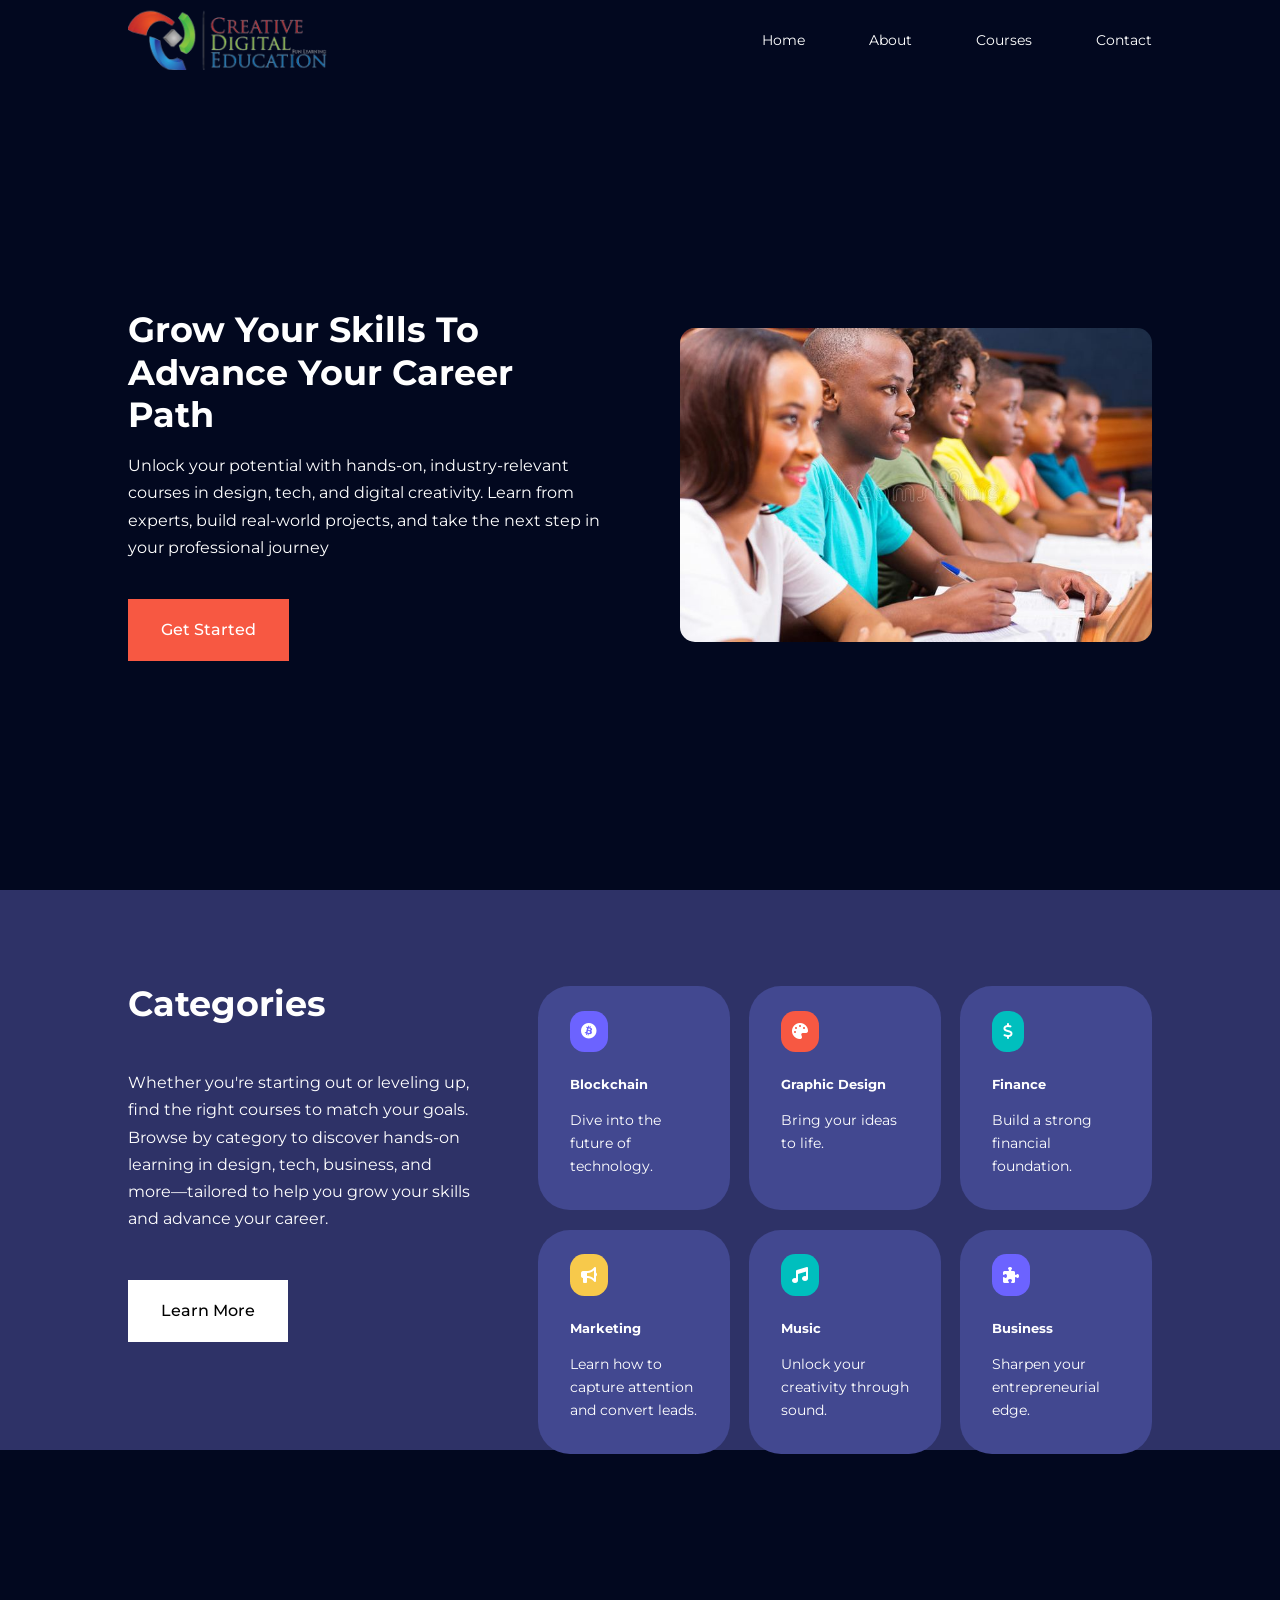
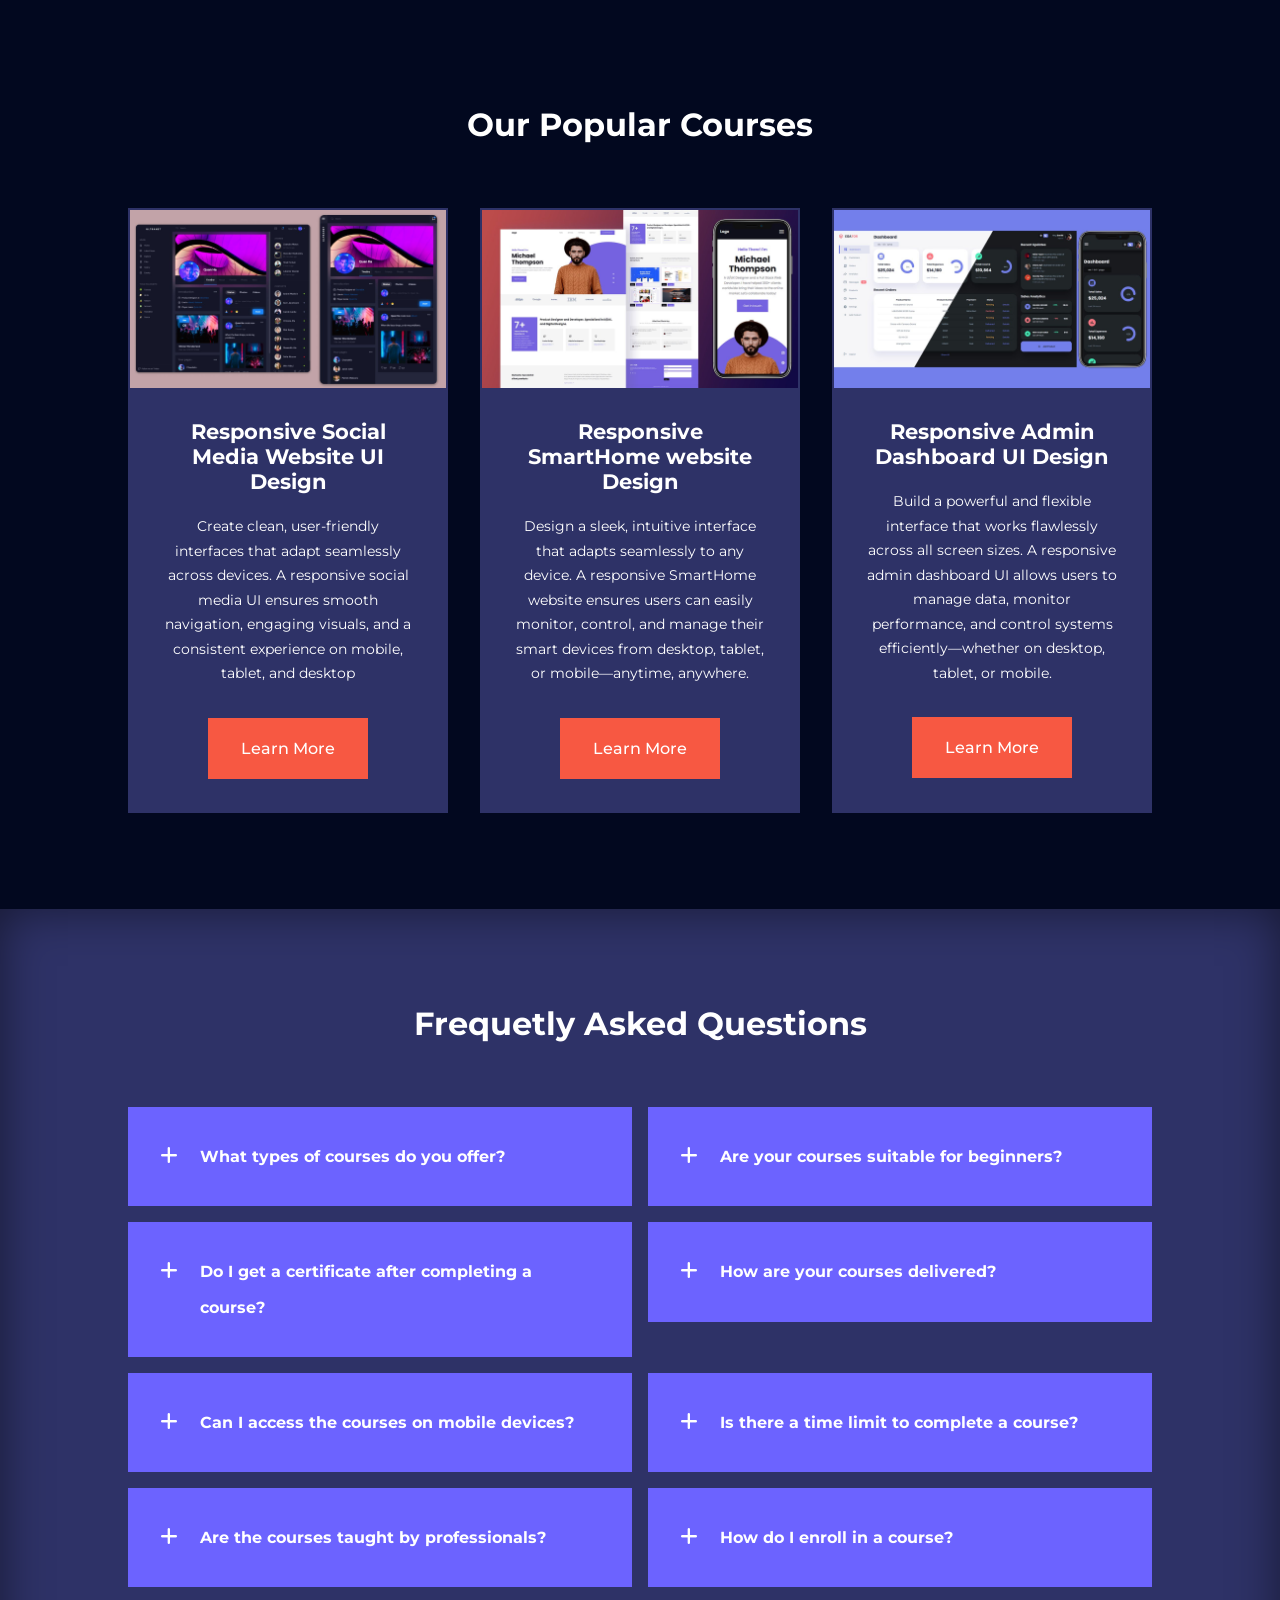
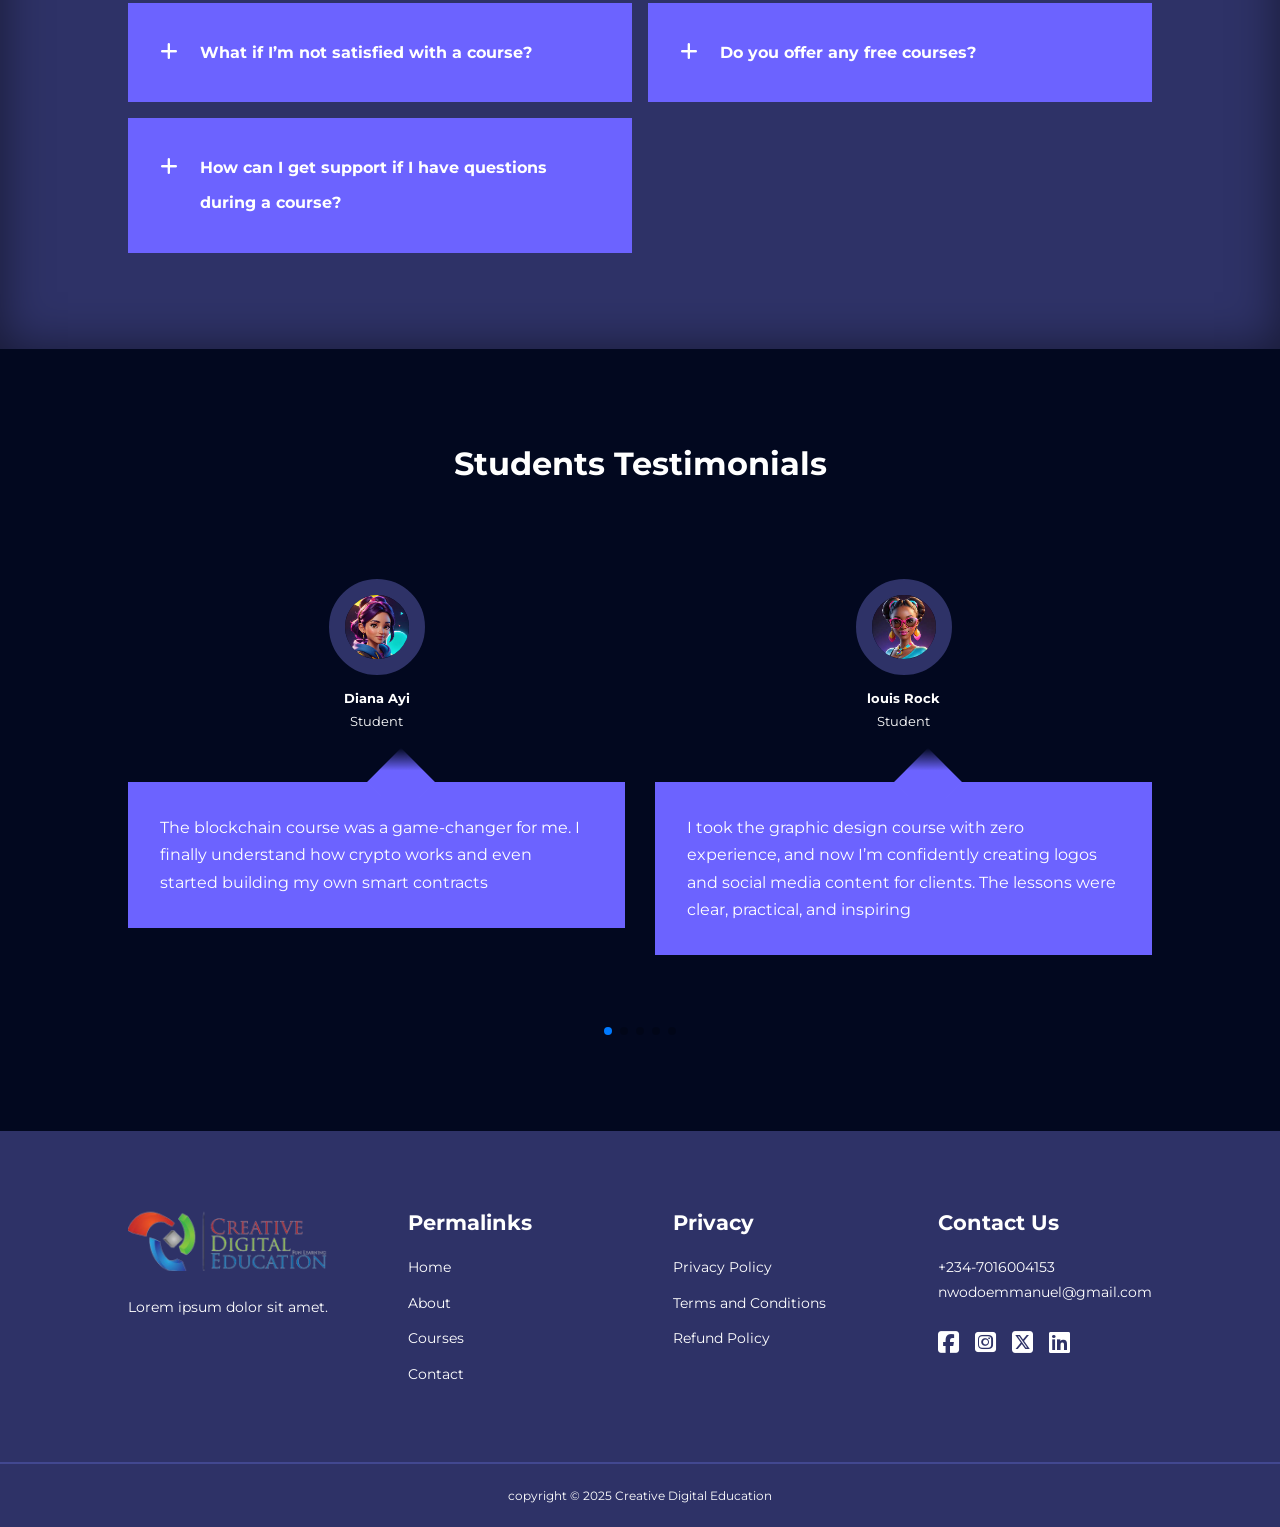
<file: index.html>
<!DOCTYPE html>
<html lang="en">
  <head>
    <meta charset="UTF-8" />
    <meta http-equiv="X-UA-Compatible" content="IE=edge" />
    <meta name="viewport" content="width=device-width, initial-scale=1.0" />
    <link rel="preconnect" href="https://fonts.googleapis.com" />
    <link rel="preconnect" href="https://fonts.gstatic.com" crossorigin />
    <link
      href="https://fonts.googleapis.com/css2?family=Montserrat:ital,wght@0,100..900;1,100..900&display=swap"
      rel="stylesheet"
    />
    <link rel="stylesheet" href="styles/style.css" />
    <link
      rel="stylesheet"
      href="https://cdnjs.cloudflare.com/ajax/libs/font-awesome/6.7.2/css/all.min.css"
    />

    <link
      rel="stylesheet"
      href="https://cdn.jsdelivr.net/npm/swiper@11/swiper-bundle.min.css"
    />
    <title>Education Website</title>
  </head>
  <body>
    <nav>
      <div class="container nav_container">
        <a href="index.html"
          ><img
            class="logo"
            src="images/attachment_16576291-removebg-preview.png"
            alt=""
        /></a>

        <ul class="nav_menu">
          <li><a href="index.html">Home</a></li>
          <li><a href="about.html">About</a></li>
          <li><a href="courses.html">Courses</a></li>
          <li><a href="contact.html">Contact</a></li>
        </ul>
        <button id="open-menu-btn"><i class="fa-solid fa-bars"></i></button>
        <button id="close-menu-btn"><i class="fa-solid fa-xmark"></i></button>
      </div>
    </nav>

    <header>
      <div class="container header_container">
        <div class="header_left">
          <h1>Grow Your Skills To Advance Your Career Path</h1>
          <p>
            Unlock your potential with hands-on, industry-relevant courses in
            design, tech, and digital creativity. Learn from experts, build
            real-world projects, and take the next step in your professional
            journey
          </p>
          <a href="courses.html" class="btn btn-primary"> Get Started</a>
        </div>

        <div class="header_right">
          <div class="header_right-image">
            <img src="images/students2.jpg" alt="" />
          </div>
        </div>
      </div>
    </header>

    <section class="categories">
      <div class="container categories_container">
        <div class="categories_left">
          <h1>Categories</h1>
          <p>
            Whether you're starting out or leveling up, find the right courses
            to match your goals. Browse by category to discover hands-on
            learning in design, tech, business, and more—tailored to help you
            grow your skills and advance your career.
          </p>
          <a href="#" class="btn">Learn More</a>
        </div>
        <div class="categories_right">
          <article class="category">
            <span class="category_icon"
              ><i class="fa-brands fa-bitcoin"></i
            ></span>
            <h5>Blockchain</h5>
            <p>Dive into the future of technology.</p>
          </article>

          <article class="category">
            <span class="category_icon"
              ><i class="fa-solid fa-palette"></i
            ></span>
            <h5>Graphic Design</h5>
            <p>Bring your ideas to life.</p>
          </article>

          <article class="category">
            <span class="category_icon"
              ><i class="fa-solid fa-dollar-sign"></i
            ></span>
            <h5>Finance</h5>
            <p>Build a strong financial foundation.</p>
          </article>

          <article class="category">
            <span class="category_icon"
              ><i class="fa-solid fa-bullhorn"></i
            ></span>
            <h5>Marketing</h5>
            <p>Learn how to capture attention and convert leads.</p>
          </article>

          <article class="category">
            <span class="category_icon"><i class="fa-solid fa-music"></i></span>
            <h5>Music</h5>
            <p>Unlock your creativity through sound.</p>
          </article>

          <article class="category">
            <span class="category_icon"
              ><i class="fa-solid fa-puzzle-piece"></i
            ></span>
            <h5>Business</h5>
            <p>Sharpen your entrepreneurial edge.</p>
          </article>
        </div>
      </div>
    </section>

    <section class="courses">
      <h2>Our Popular Courses</h2>
      <div class="container courses_container">
        <article class="course">
          <div class="course_image">
            <img src="images/social media website.jpg" alt="" />
          </div>

          <div class="course_info">
            <h4>Responsive Social Media Website UI Design</h4>
            <p>
              Create clean, user-friendly interfaces that adapt seamlessly
              across devices. A responsive social media UI ensures smooth
              navigation, engaging visuals, and a consistent experience on
              mobile, tablet, and desktop
            </p>
            <a href="courses.html" class="btn btn-primary">Learn More</a>
          </div>
        </article>

        <article class="course">
          <div class="course_image">
            <img src="images/smarthome3.jpg" alt="" />
          </div>
          <div class="course_info">
            <h4>Responsive SmartHome website Design</h4>
            <p>
              Design a sleek, intuitive interface that adapts seamlessly to any
              device. A responsive SmartHome website ensures users can easily
              monitor, control, and manage their smart devices from desktop,
              tablet, or mobile—anytime, anywhere.
            </p>
            <a href="courses.html" class="btn btn-primary">Learn More</a>
          </div>
        </article>

        <article class="course">
          <div class="course_image">
            <img src="images/admin dashboard.jpg" alt="" />
          </div>

          <div class="course_info">
            <h4>Responsive Admin Dashboard UI Design</h4>
            <p>
              Build a powerful and flexible interface that works flawlessly
              across all screen sizes. A responsive admin dashboard UI allows
              users to manage data, monitor performance, and control systems
              efficiently—whether on desktop, tablet, or mobile.
            </p>
            <a href="courses.html" class="btn btn-primary">Learn More</a>
          </div>
        </article>
      </div>
    </section>

    <section class="faqs">
      <h2>Frequetly Asked Questions</h2>
      <div class="container faqs_container">
        <article class="faq">
          <div class="faq_icon"><i class="fa-solid fa-plus"></i></div>
          <div class="question_answer">
            <h4>What types of courses do you offer?</h4>
            <p>
              We offer a wide range of courses in areas like Blockchain, Graphic
              Design, Finance, Marketing, Music, and Business—all designed to be
              practical and career-focused.
            </p>
          </div>
        </article>

        <article class="faq">
          <div class="faq_icon"><i class="fa-solid fa-plus"></i></div>
          <div class="question_answer">
            <h4>Are your courses suitable for beginners?</h4>
            <p>
              Yes! We provide courses for all skill levels, including complete
              beginners. Each course includes step-by-step instruction to help
              you build confidence as you learn.
            </p>
          </div>
        </article>

        <article class="faq">
          <div class="faq_icon"><i class="fa-solid fa-plus"></i></div>
          <div class="question_answer">
            <h4>Do I get a certificate after completing a course?</h4>
            <p>
              Absolutely. You'll receive a digital certificate of completion for
              each course, which you can share on your CV or LinkedIn profile.
            </p>
          </div>
        </article>

        <article class="faq">
          <div class="faq_icon"><i class="fa-solid fa-plus"></i></div>
          <div class="question_answer">
            <h4>How are your courses delivered?</h4>
            <p>
              Courses are delivered online through high-quality video lessons,
              downloadable resources, and interactive assignments you can
              complete at your own pace.
            </p>
          </div>
        </article>

        <article class="faq">
          <div class="faq_icon"><i class="fa-solid fa-plus"></i></div>
          <div class="question_answer">
            <h4>Can I access the courses on mobile devices?</h4>
            <p>
              Yes! Our platform is mobile-friendly, so you can learn anytime,
              anywhere on your smartphone or tablet.
            </p>
          </div>
        </article>

        <article class="faq">
          <div class="faq_icon"><i class="fa-solid fa-plus"></i></div>
          <div class="question_answer">
            <h4>Is there a time limit to complete a course?</h4>
            <p>
              No—our courses are self-paced. You can start and finish whenever
              it suits your schedule
            </p>
          </div>
        </article>

        <article class="faq">
          <div class="faq_icon"><i class="fa-solid fa-plus"></i></div>
          <div class="question_answer">
            <h4>Are the courses taught by professionals?</h4>
            <p>
              Yes. All our instructors are experienced professionals and
              industry experts who bring real-world knowledge into every lesson.
            </p>
          </div>
        </article>

        <article class="faq">
          <div class="faq_icon"><i class="fa-solid fa-plus"></i></div>
          <div class="question_answer">
            <h4>How do I enroll in a course?</h4>
            <p>
              Just create an account, browse our course catalog, and click
              “Enroll” on any course you're interested in. It's fast and easy.
            </p>
          </div>
        </article>

        <article class="faq">
          <div class="faq_icon"><i class="fa-solid fa-plus"></i></div>
          <div class="question_answer">
            <h4>What if I’m not satisfied with a course?</h4>
            <p>
              We offer a satisfaction guarantee. If you're not happy with a
              course, contact our support team within 7 days for a refund or
              course exchange.
            </p>
          </div>
        </article>

        <article class="faq">
          <div class="faq_icon"><i class="fa-solid fa-plus"></i></div>
          <div class="question_answer">
            <h4>Do you offer any free courses?</h4>
            <p>
              Yes, we have a selection of free courses available to help you get
              started and explore our platform.
            </p>
          </div>
        </article>

        <article class="faq">
          <div class="faq_icon"><i class="fa-solid fa-plus"></i></div>
          <div class="question_answer">
            <h4>How can I get support if I have questions during a course?</h4>
            <p>
              You can reach out through our support center or use the discussion
              forums within each course to get help from instructors and fellow
              learners.
            </p>
          </div>
        </article>
      </div>
    </section>

    <section class="container testimonials_container mySwiper">
      <h2>Students Testimonials</h2>
      <div class="swiper-wrapper">
        <article class="testimonial swiper-slide">
          <div class="avatar">
            <img src="images/avatar1.jpg" alt="" />
          </div>
          <div class="testimonial_info">
            <h5>Diana Ayi</h5>
            <small>Student</small>
          </div>
          <div class="testimonial_body">
            <p>
              The blockchain course was a game-changer for me. I finally
              understand how crypto works and even started building my own smart
              contracts
            </p>
          </div>
        </article>

        <article class="testimonial swiper-slide">
          <div class="avatar">
            <img src="images/avatar2.jpg" alt="" />
          </div>
          <div class="testimonial_info">
            <h5>louis Rock</h5>
            <small>Student</small>
          </div>
          <div class="testimonial_body">
            <p>
              I took the graphic design course with zero experience, and now I’m
              confidently creating logos and social media content for clients.
              The lessons were clear, practical, and inspiring
            </p>
          </div>
        </article>

        <article class="testimonial swiper-slide">
          <div class="avatar">
            <img src="images/avatar3.avif" alt="" />
          </div>
          <div class="testimonial_info">
            <h5>Ernest Achiever</h5>
            <small>Web Developer</small>
          </div>
          <div class="testimonial_body">
            <p>
              The finance course helped me manage my personal budget and even
              start investing wisely. It’s the kind of knowledge everyone should
              have.
            </p>
          </div>
        </article>

        <article class="testimonial swiper-slide">
          <div class="avatar">
            <img src="images/avatar4.jpg" alt="" />
          </div>
          <div class="testimonial_info">
            <h5>Edem Quiest</h5>
            <small>Student</small>
          </div>
          <div class="testimonial_body">
            <p>
              I loved how flexible the platform was. I could learn at my own
              pace while juggling my job and family. The business course gave me
              the tools to finally launch my startup.
            </p>
          </div>
        </article>

        <article class="testimonial swiper-slide">
          <div class="avatar">
            <img src="images/avatar5.avif" alt="" />
          </div>
          <div class="testimonial_info">
            <h5>Peter Cross</h5>
            <small>Student</small>
          </div>
          <div class="testimonial_body">
            <p>
              The marketing course completely changed how I approach social
              media. The strategies I learned have doubled my engagement and
              helped me grow my small business.
            </p>
          </div>
        </article>

        <article class="testimonial swiper-slide">
          <div class="avatar">
            <img src="images/avatar6.jpg" alt="" />
          </div>
          <div class="testimonial_info">
            <h5>Anthonia Page</h5>
            <small>Student</small>
          </div>
          <div class="testimonial_body">
            <p>
              As a musician, I wanted to understand music production. The course
              covered everything from basics to mixing and mastering—so easy to
              follow, even for beginners like me!
            </p>
          </div>
        </article>
      </div>
      <div class="swiper-pagination"></div>
    </section>

    <footer class="footer">
      <div class="container footer_container">
        <div class="footer-1">
          <a href="index.html">
            <img
              class="logo"
              src="images/attachment_16576291-removebg-preview.png"
              alt=""
          /></a>
          <p>Lorem ipsum dolor sit amet.</p>
        </div>

        <div class="footer-2">
          <h4>Permalinks</h4>
          <ul class="Permalinks">
            <li><a href="index.html">Home</a></li>
            <li><a href="about.html">About</a></li>
            <li><a href="courses.html">Courses</a></li>
            <li><a href="contact.html">Contact</a></li>
          </ul>
        </div>

        <div class="footer-3">
          <h4>Privacy</h4>
          <ul class="Privacy">
            <li><a href="#">Privacy Policy</a></li>
            <li><a href="#"> Terms and Conditions</a></li>
            <li><a href="#"> Refund Policy</a></li>
          </ul>
        </div>

        <div class="footer-4">
          <h4>Contact Us</h4>
          <div>
            <p>+234-7016004153</p>
            <p>nwodoemmanuel@gmail.com</p>
          </div>
          <ul class="footer_socials">
            <li>
              <a href=""><i class="fa-brands fa-square-facebook"></i></a>
            </li>
            <li>
              <a href=""><i class="fa-brands fa-square-instagram"></i></a>
            </li>
            <li>
              <a href=""><i class="fa-brands fa-square-x-twitter"></i></a>
            </li>
            <li>
              <a href=""><i class="fa-brands fa-linkedin"></i></a>
            </li>
          </ul>
        </div>
      </div>
      <div class="footer_copyright">
        <small>copyright &copy; 2025 Creative Digital Education</small>
      </div>
    </footer>

    <script src="https://cdn.jsdelivr.net/npm/swiper@11/swiper-bundle.min.js"></script>
    <script src="main.js"></script>

    <script>
      var swiper = new Swiper(".mySwiper", {
        slidesPerView: 1,
        spaceBetween: 30,
        pagination: {
          el: ".swiper-pagination",
          clickable: true,
        },

        //when window >= 6000px

        breakpoints: {
          600: {
            slidesPerView: 2,
          },
        },
      });
    </script>
  </body>
</html>
</file>
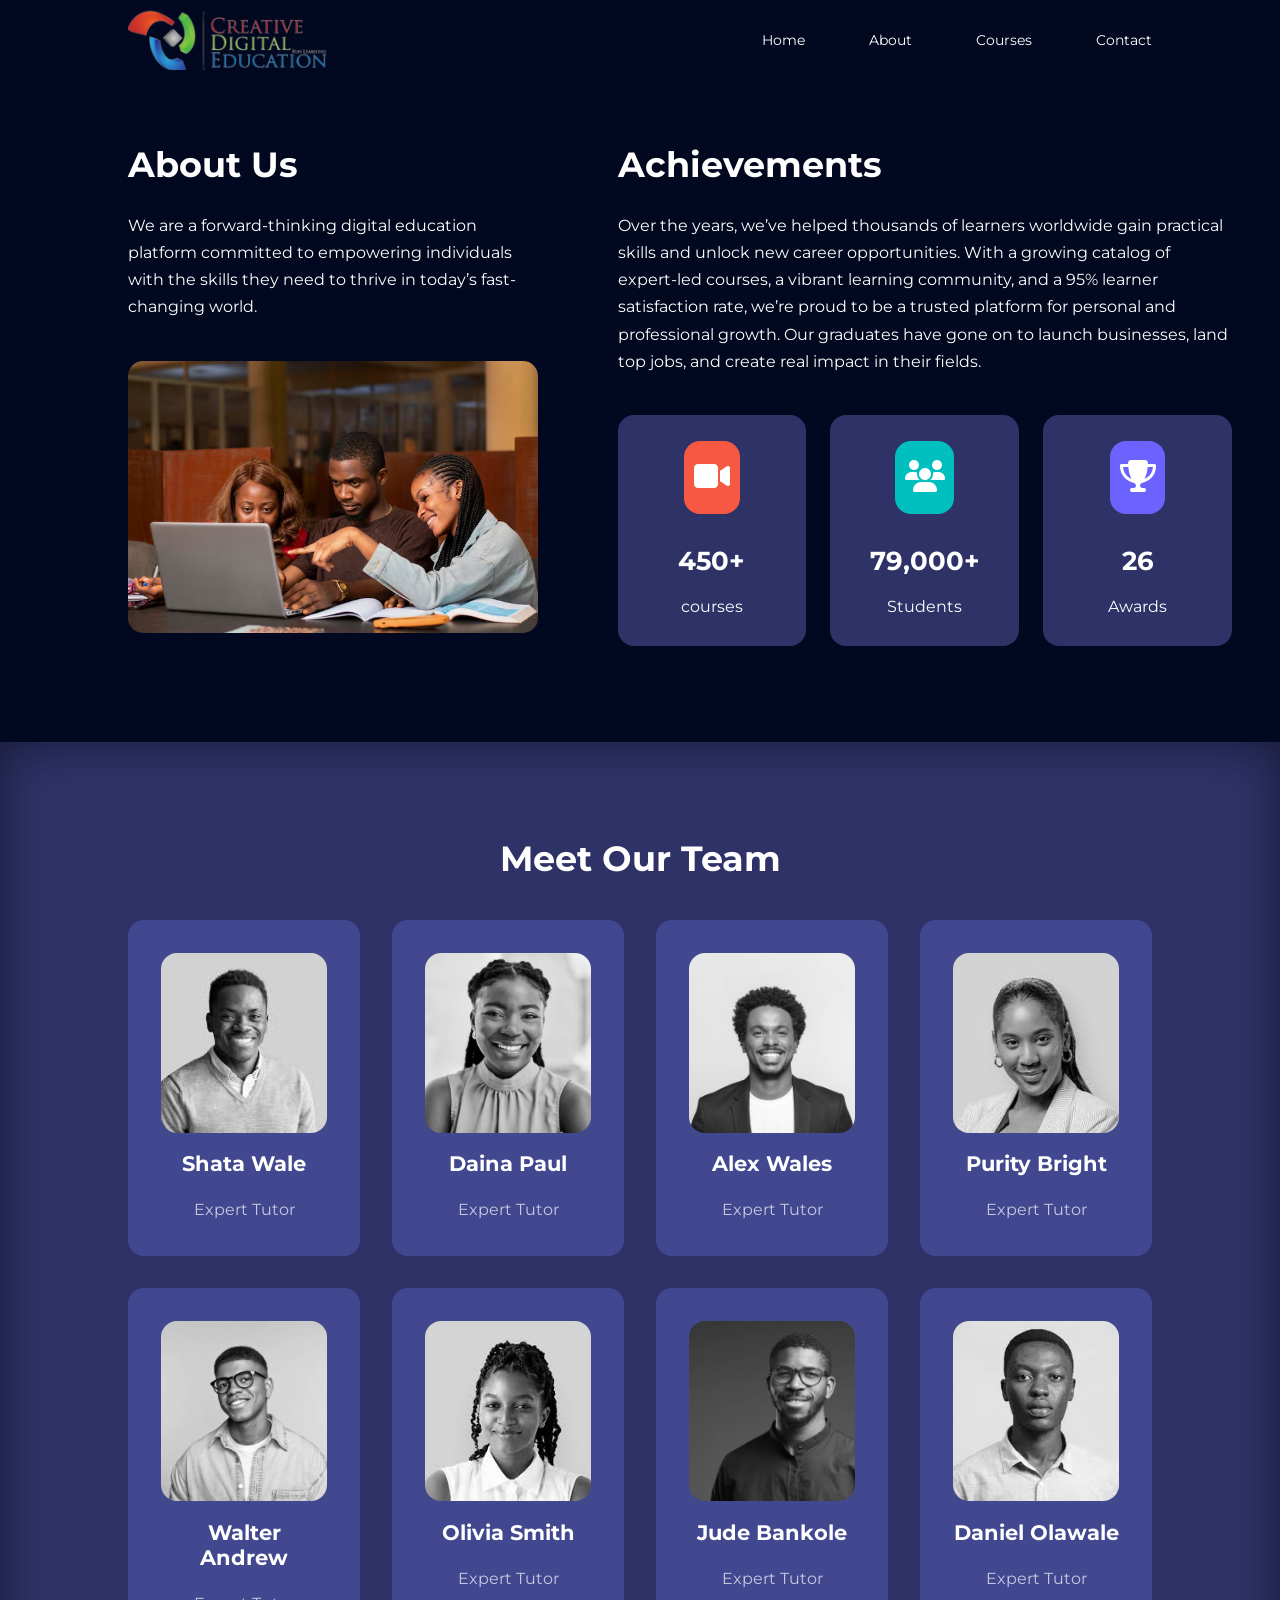
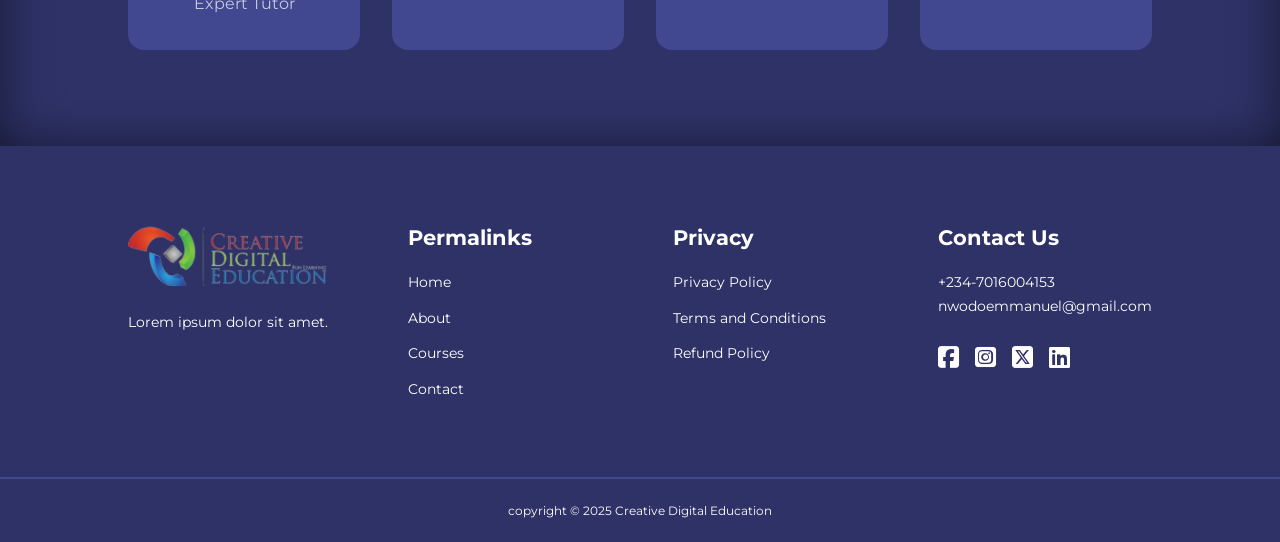
<file: about.html>
<!DOCTYPE html>
<html lang="en">
  <head>
    <meta charset="UTF-8" />
    <meta http-equiv="X-UA-Compatible" content="IE=edge" />
    <meta name="viewport" content="width=device-width, initial-scale=1.0" />
    <link rel="preconnect" href="https://fonts.googleapis.com" />
    <link rel="preconnect" href="https://fonts.gstatic.com" crossorigin />
    <link
      href="https://fonts.googleapis.com/css2?family=Montserrat:ital,wght@0,100..900;1,100..900&display=swap"
      rel="stylesheet"
    />
    <link rel="stylesheet" href="styles/style.css" />

    <link rel="stylesheet" href="styles/about.css" />
    <link
      rel="stylesheet"
      href="https://cdnjs.cloudflare.com/ajax/libs/font-awesome/6.7.2/css/all.min.css"
    />
    <title>Education Website</title>
  </head>
  <body>
    <nav>
      <div class="container nav_container">
        <a href="index.html"
          ><img
            class="logo"
            src="images/attachment_16576291-removebg-preview.png"
            alt=""
        /></a>

        <ul class="nav_menu">
          <li><a href="index.html">Home</a></li>
          <li><a href="about.html">About</a></li>
          <li><a href="courses.html">Courses</a></li>
          <li><a href="contact.html">Contact</a></li>
        </ul>
        <button id="open-menu-btn"><i class="fa-solid fa-bars"></i></button>
        <button id="close-menu-btn"><i class="fa-solid fa-xmark"></i></button>
      </div>
    </nav>

    <section class="about_achievements">
      <div class="container about_achievements_container">
        <div class="about_achievements_left">
          <h1>About Us</h1>
          <p>
            We are a forward-thinking digital education platform committed to
            empowering individuals with the skills they need to thrive in
            today’s fast-changing world.
          </p>
          <img src="images/students5.avif" alt="" />
        </div>
        <div class="about_achievements_right">
          <h1>Achievements</h1>
          <p>
            Over the years, we’ve helped thousands of learners worldwide gain
            practical skills and unlock new career opportunities. With a growing
            catalog of expert-led courses, a vibrant learning community, and a
            95% learner satisfaction rate, we’re proud to be a trusted platform
            for personal and professional growth. Our graduates have gone on to
            launch businesses, land top jobs, and create real impact in their
            fields.
          </p>

          <div class="achievements_cards">
            <article class="achievement_card">
              <span class="achievement_icon"
                ><i class="fa-solid fa-video"></i
              ></span>
              <h3>450+</h3>
              <p>courses</p>
            </article>

            <article class="achievement_card">
              <span class="achievement_icon"
                ><i class="fa-solid fa-users"></i
              ></span>
              <h3>79,000+</h3>
              <p>Students</p>
            </article>

            <article class="achievement_card">
              <span class="achievement_icon"
                ><i class="fa-solid fa-trophy"></i
              ></span>
              <h3>26</h3>
              <p>Awards</p>
            </article>
          </div>
        </div>
      </div>
    </section>

    <section class="team">
      <h1>Meet Our Team</h1>
      <div class="container team_container">
        <article class="team_member">
          <div class="team_member-image">
            <img src="images/team1.jpg" alt="" />
          </div>
          <div class="team_member-info">
            <h4>Shata Wale</h4>
            <p>Expert Tutor</p>
          </div>

          <div class="team_member-socials">
            <a href="#"><i class="fa-brands fa-square-instagram"></i></a>
            <a href="#"><i class="fa-brands fa-linkedin"></i></a>
            <a href="#"><i class="fa-brands fa-square-x-twitter"></i></a>
          </div>
        </article>

        <article class="team_member">
          <div class="team_member-image">
            <img src="images/team2.jpg" alt="" />
          </div>
          <div class="team_member-info">
            <h4>Daina Paul</h4>
            <p>Expert Tutor</p>
          </div>

          <div class="team_member-socials">
            <a href="#"><i class="fa-brands fa-square-instagram"></i></a>
            <a href="#"><i class="fa-brands fa-linkedin"></i></a>
            <a href="#"><i class="fa-brands fa-square-x-twitter"></i></a>
          </div>
        </article>

        <article class="team_member">
          <div class="team_member-image">
            <img src="images/team3.jpg" alt="" />
          </div>
          <div class="team_member-info">
            <h4>Alex Wales</h4>
            <p>Expert Tutor</p>
          </div>

          <div class="team_member-socials">
            <a href="#"><i class="fa-brands fa-square-instagram"></i></a>
            <a href="#"><i class="fa-brands fa-linkedin"></i></a>
            <a href="#"><i class="fa-brands fa-square-x-twitter"></i></a>
          </div>
        </article>

        <article class="team_member">
          <div class="team_member-image">
            <img src="images/team4.jpg" alt="" />
          </div>
          <div class="team_member-info">
            <h4>Purity Bright</h4>
            <p>Expert Tutor</p>
          </div>

          <div class="team_member-socials">
            <a href="#"><i class="fa-brands fa-square-instagram"></i></a>
            <a href="#"><i class="fa-brands fa-linkedin"></i></a>
            <a href="#"><i class="fa-brands fa-square-x-twitter"></i></a>
          </div>
        </article>

        <article class="team_member">
          <div class="team_member-image">
            <img src="images/team5.jpg" alt="" />
          </div>
          <div class="team_member-info">
            <h4>Walter Andrew</h4>
            <p>Expert Tutor</p>
          </div>

          <div class="team_member-socials">
            <a href="#"><i class="fa-brands fa-square-instagram"></i></a>
            <a href="#"><i class="fa-brands fa-linkedin"></i></a>
            <a href="#"><i class="fa-brands fa-square-x-twitter"></i></a>
          </div>
        </article>

        <article class="team_member">
          <div class="team_member-image">
            <img src="images/team6.jpg" alt="" />
          </div>
          <div class="team_member-info">
            <h4>Olivia Smith</h4>
            <p>Expert Tutor</p>
          </div>

          <div class="team_member-socials">
            <a href="#"><i class="fa-brands fa-square-instagram"></i></a>
            <a href="#"><i class="fa-brands fa-linkedin"></i></a>
            <a href="#"><i class="fa-brands fa-square-x-twitter"></i></a>
          </div>
        </article>

        <article class="team_member">
          <div class="team_member-image">
            <img src="images/team7.jpg" alt="" />
          </div>
          <div class="team_member-info">
            <h4>Jude Bankole</h4>
            <p>Expert Tutor</p>
          </div>

          <div class="team_member-socials">
            <a href="#"><i class="fa-brands fa-square-instagram"></i></a>
            <a href="#"><i class="fa-brands fa-linkedin"></i></a>
            <a href="#"><i class="fa-brands fa-square-x-twitter"></i></a>
          </div>
        </article>

        <article class="team_member">
          <div class="team_member-image">
            <img src="images/team8.jpg" alt="" />
          </div>
          <div class="team_member-info">
            <h4>Daniel Olawale</h4>
            <p>Expert Tutor</p>
          </div>

          <div class="team_member-socials">
            <a href="#"><i class="fa-brands fa-square-instagram"></i></a>
            <a href="#"><i class="fa-brands fa-linkedin"></i></a>
            <a href="#"><i class="fa-brands fa-square-x-twitter"></i></a>
          </div>
        </article>
      </div>
    </section>

    <footer class="footer">
      <div class="container footer_container">
        <div class="footer-1">
          <a href="index.html">
            <img
              class="logo"
              src="images/attachment_16576291-removebg-preview.png"
              alt=""
          /></a>
          <p>Lorem ipsum dolor sit amet.</p>
        </div>

        <div class="footer-2">
          <h4>Permalinks</h4>
          <ul class="Permalinks">
            <li><a href="index.html">Home</a></li>
            <li><a href="about.html">About</a></li>
            <li><a href="courses.html">Courses</a></li>
            <li><a href="contact.html">Contact</a></li>
          </ul>
        </div>

        <div class="footer-3">
          <h4>Privacy</h4>
          <ul class="Privacy">
            <li><a href="#">Privacy Policy</a></li>
            <li><a href="#"> Terms and Conditions</a></li>
            <li><a href="#"> Refund Policy</a></li>
          </ul>
        </div>

        <div class="footer-4">
          <h4>Contact Us</h4>
          <div>
            <p>+234-7016004153</p>
            <p>nwodoemmanuel@gmail.com</p>
          </div>
          <ul class="footer_socials">
            <li>
              <a href=""><i class="fa-brands fa-square-facebook"></i></a>
            </li>
            <li>
              <a href=""><i class="fa-brands fa-square-instagram"></i></a>
            </li>
            <li>
              <a href=""><i class="fa-brands fa-square-x-twitter"></i></a>
            </li>
            <li>
              <a href=""><i class="fa-brands fa-linkedin"></i></a>
            </li>
          </ul>
        </div>
      </div>
      <div class="footer_copyright">
        <small>copyright &copy; 2025 Creative Digital Education</small>
      </div>
    </footer>

    <script src="main.js"></script>
  </body>
</html>
</file>
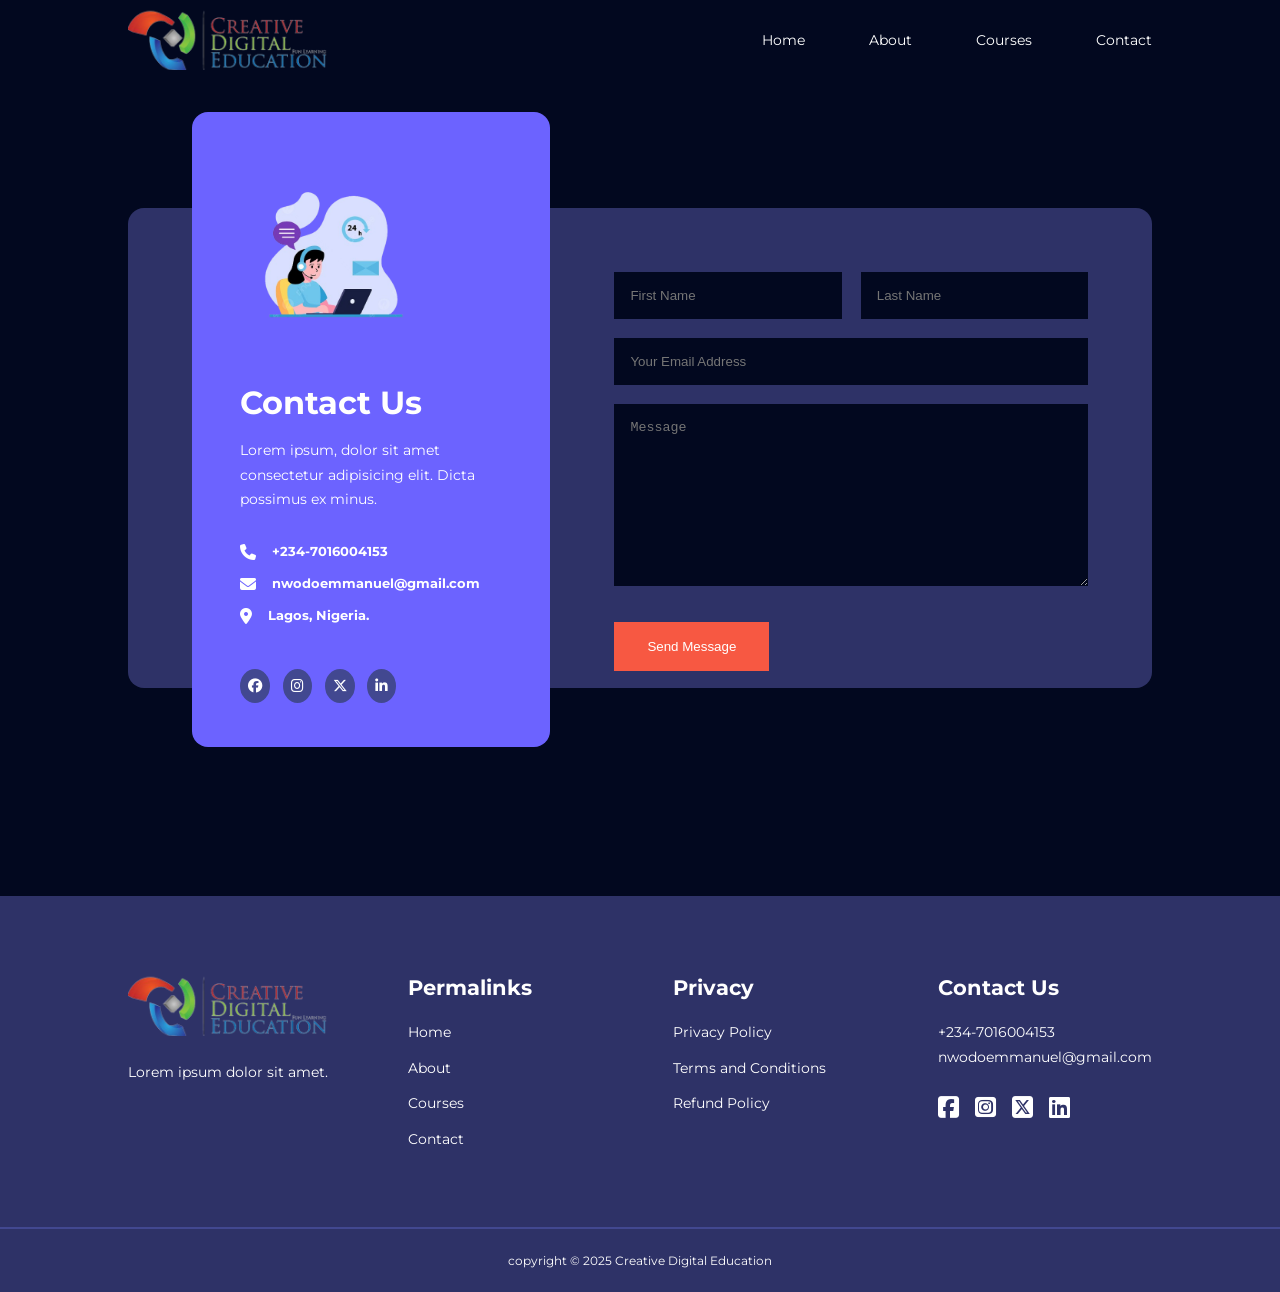
<file: contact.html>
<!DOCTYPE html>
<html lang="en">
  <head>
    <meta charset="UTF-8" />
    <meta http-equiv="X-UA-Compatible" content="IE=edge" />
    <meta name="viewport" content="width=device-width, initial-scale=1.0" />
    <link rel="preconnect" href="https://fonts.googleapis.com" />
    <link rel="preconnect" href="https://fonts.gstatic.com" crossorigin />
    <link
      href="https://fonts.googleapis.com/css2?family=Montserrat:ital,wght@0,100..900;1,100..900&display=swap"
      rel="stylesheet"
    />
    <link rel="stylesheet" href="styles/style.css" />
    <link
      rel="stylesheet"
      href="https://cdnjs.cloudflare.com/ajax/libs/font-awesome/6.7.2/css/all.min.css"
    />

    <link rel="stylesheet" href="styles/contact.css">

    <link
      rel="stylesheet"
      href="https://cdn.jsdelivr.net/npm/swiper@11/swiper-bundle.min.css"
    />
    <title>Education Website</title>
  </head>
  <body>
    <nav>
      <div class="container nav_container">
        <a href="index.html"
          ><img
            class="logo"
            src="images/attachment_16576291-removebg-preview.png"
            alt=""
        /></a>

        <ul class="nav_menu">
          <li><a href="index.html">Home</a></li>
          <li><a href="about.html">About</a></li>
          <li><a href="courses.html">Courses</a></li>
          <li><a href="contact.html">Contact</a></li>
        </ul>
        <button id="open-menu-btn"><i class="fa-solid fa-bars"></i></button>
        <button id="close-menu-btn"><i class="fa-solid fa-xmark"></i></button>
      </div>
    </nav>
   
          

           

        <section class="contact">
          <div class="container contact_container">
            <aside class="contact_aside">
              <div class="aside_image">
                <img src="images/contact3-removebg-preview.png" alt="" />
              </div>
              <h2>Contact Us</h2>

              <p>
                Lorem ipsum, dolor sit amet consectetur adipisicing elit. Dicta
                possimus ex minus.
              </p>
              <ul class="contact_details">
                <li>
                  <i class="fa-solid fa-phone"></i>
                  <h5>+234-7016004153</h5>
                </li>
                <li>
                  <i class="fa-solid fa-envelope"></i>
                  <h5>nwodoemmanuel@gmail.com</h5>
                </li>
                <li>
                  <i class="fa-solid fa-location-dot"></i>
                  <h5>Lagos, Nigeria.</h5>
                </li>
              </ul>

              <ul class="contact_socials">
                <li>
                  <a href=""> <i class="fa-brands fa-facebook"></i></a>
                </li>

                <li>
                  <a href=""><i class="fa-brands fa-instagram"></i></a>
                </li>
                <li>
                  <a href=""><i class="fa-brands fa-x-twitter"></i></a>
                </li>
                <li>
                  <a href=""><i class="fa-brands fa-linkedin-in"></i></a>
                </li>
              </ul>
            </aside>

            <form action="https://formspree.io/f/mgvazboq"  method="POST" class="contact_form">
              <div class="form_name">
                <input
                  type="text"
                  name="First Name"
                  placeholder="First Name"
                  required
                />

                <input
                  type="text"
                  name="Last Name"
                  placeholder="Last Name"
                  required
                />
              </div>

              <input
                type="email"
                name="Email Address"
                placeholder="Your Email Address"
                required
              />

              <textarea
                name="Message"
                id=""
                cols=""
                rows="10"
                required
                placeholder="Message"
              ></textarea>

              <button type="submit" class="btn btn-primary">
                Send Message
              </button>
            </form>
          </div>
        </section>

        <footer class="footer">
          <div class="container footer_container">
            <div class="footer-1">
              <a href="index.html">
                <img
                  class="logo"
                  src="images/attachment_16576291-removebg-preview.png"
                  alt=""
              /></a>
              <p>Lorem ipsum dolor sit amet.</p>
            </div>

            <div class="footer-2">
              <h4>Permalinks</h4>
              <ul class="Permalinks">
                <li><a href="index.html">Home</a></li>
                <li><a href="about.html">About</a></li>
                <li><a href="courses.html">Courses</a></li>
                <li><a href="contact.html">Contact</a></li>
              </ul>
            </div>

            <div class="footer-3">
              <h4>Privacy</h4>
              <ul class="Privacy">
                <li><a href="#">Privacy Policy</a></li>
                <li><a href="#"> Terms and Conditions</a></li>
                <li><a href="#"> Refund Policy</a></li>
              </ul>
            </div>

            <div class="footer-4">
              <h4>Contact Us</h4>
              <div>
                <p>+234-7016004153</p>
                <p>nwodoemmanuel@gmail.com</p>
              </div>
              <ul class="footer_socials">
                <li>
                  <a href=""><i class="fa-brands fa-square-facebook"></i></a>
                </li>
                <li>
                  <a href=""><i class="fa-brands fa-square-instagram"></i></a>
                </li>
                <li>
                  <a href=""><i class="fa-brands fa-square-x-twitter"></i></a>
                </li>
                <li>
                  <a href=""><i class="fa-brands fa-linkedin"></i></a>
                </li>
              </ul>
            </div>
          </div>
          <div class="footer_copyright">
            <small>copyright &copy; 2025 Creative Digital Education</small>
          </div>
        </footer>

        <script src="main.js"></script>
      </body>
    </html>
  </body>
</html>
</file>
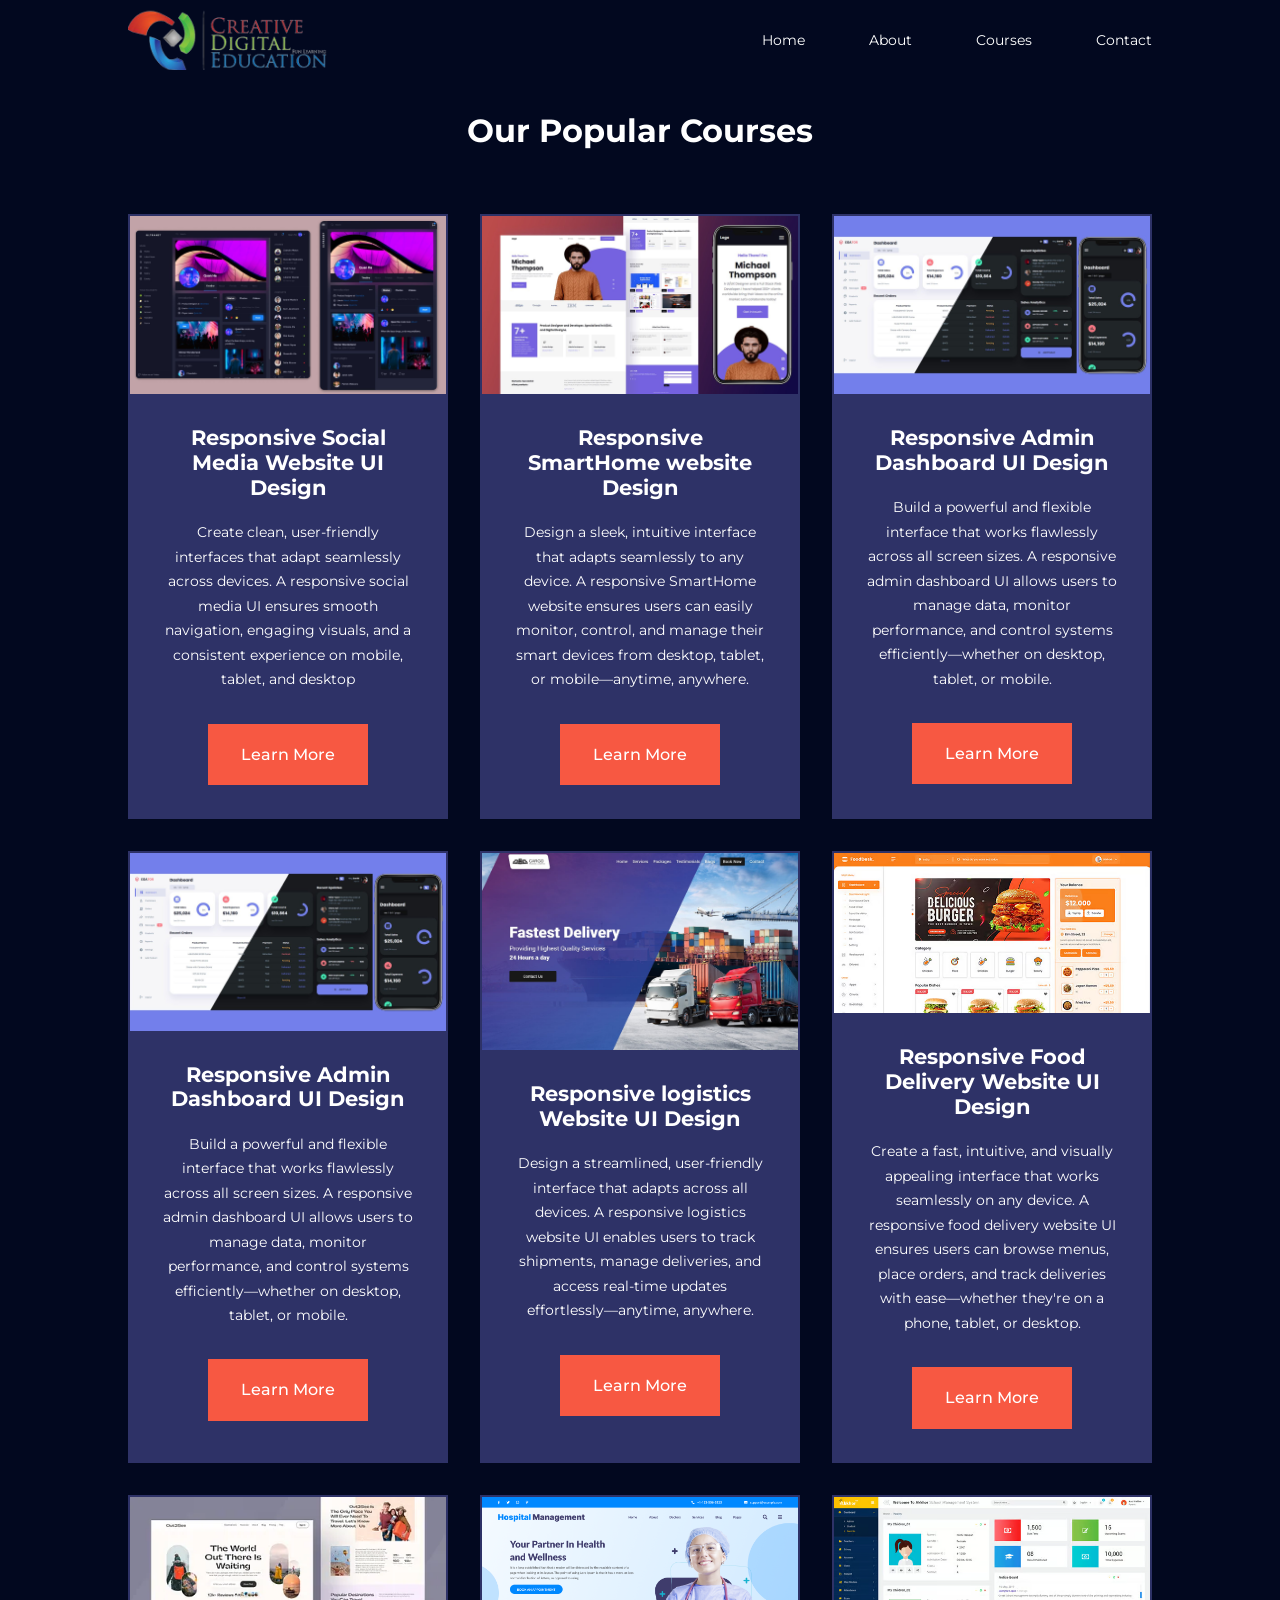
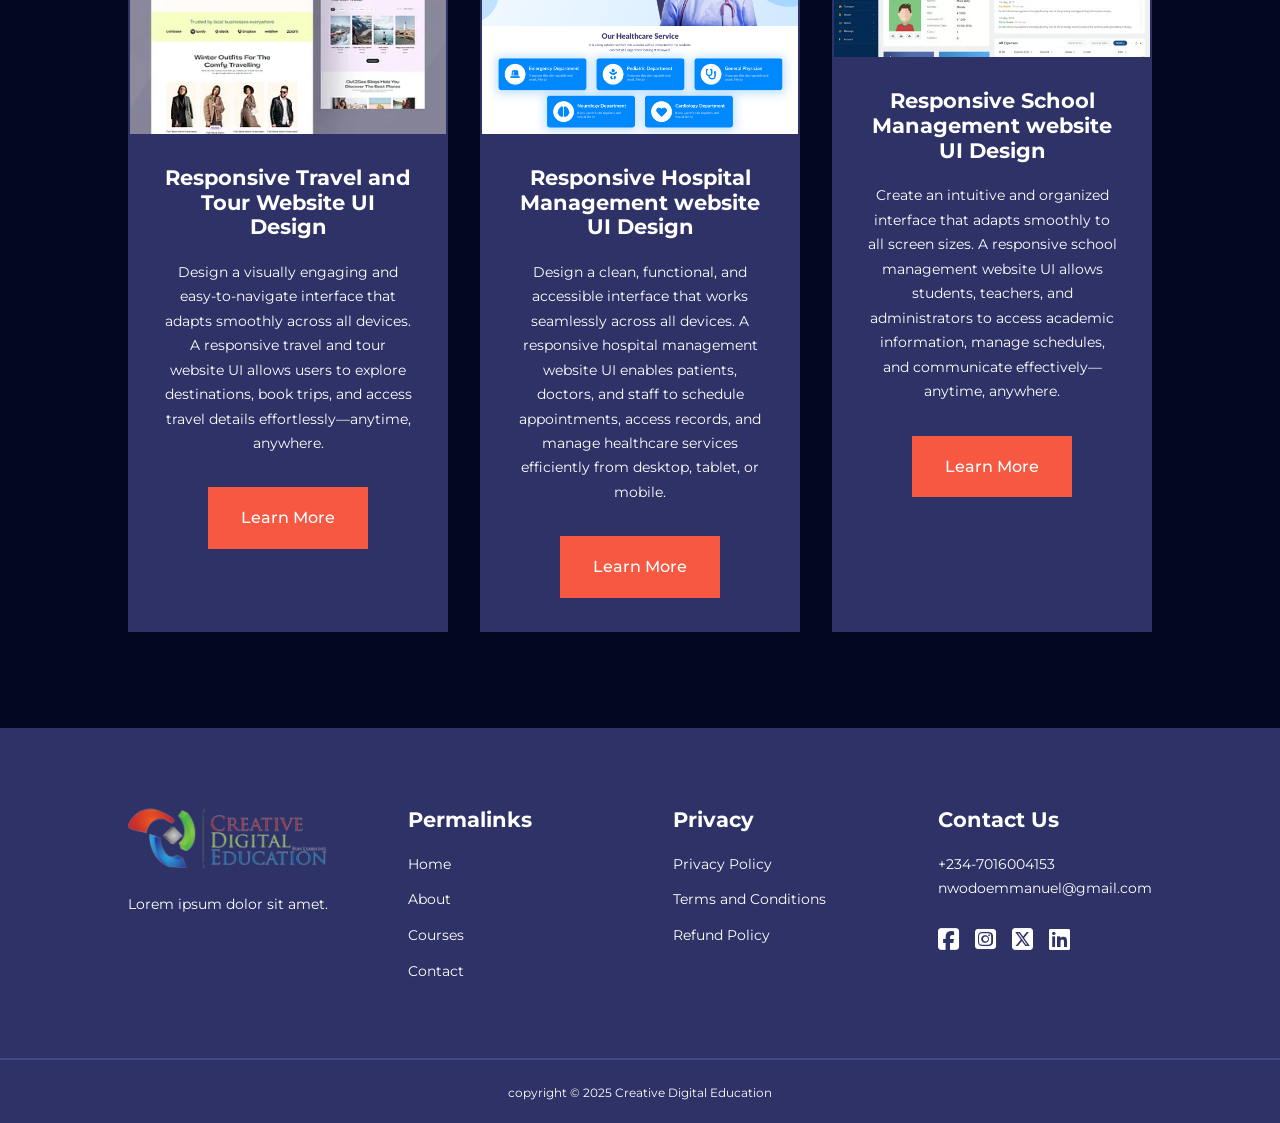
<file: courses.html>
<!DOCTYPE html>
<html lang="en">
  <head>
    <meta charset="UTF-8" />
    <meta http-equiv="X-UA-Compatible" content="IE=edge" />
    <meta name="viewport" content="width=device-width, initial-scale=1.0" />
    <link rel="preconnect" href="https://fonts.googleapis.com" />
    <link rel="preconnect" href="https://fonts.gstatic.com" crossorigin />
    <link
      href="https://fonts.googleapis.com/css2?family=Montserrat:ital,wght@0,100..900;1,100..900&display=swap"
      rel="stylesheet"
    />
    <link rel="stylesheet" href="styles/style.css" />
    <link
      rel="stylesheet"
      href="https://cdnjs.cloudflare.com/ajax/libs/font-awesome/6.7.2/css/all.min.css"
    />

    <style>
      .courses {
        margin-top: 1rem;
      }
    </style>
    <title>Education Website</title>
  </head>
  <body>
    <nav>
      <div class="container nav_container">
        <a href="index.html"
          ><img
            class="logo"
            src="images/attachment_16576291-removebg-preview.png"
            alt=""
        /></a>

        <ul class="nav_menu">
          <li><a href="index.html">Home</a></li>
          <li><a href="about.html">About</a></li>
          <li><a href="courses.html">Courses</a></li>
          <li><a href="contact.html">Contact</a></li>
        </ul>
        <button id="open-menu-btn"><i class="fa-solid fa-bars"></i></button>
        <button id="close-menu-btn"><i class="fa-solid fa-xmark"></i></button>
      </div>
    </nav>

    <section class="courses">
      <h2>Our Popular Courses</h2>
      <div class="container courses_container">
        <article class="course">
          <div class="course_image">
            <img src="images/social media website.jpg" alt="" />
          </div>

          <div class="course_info">
            <h4>Responsive Social Media Website UI Design</h4>
            <p>
              Create clean, user-friendly interfaces that adapt seamlessly
              across devices. A responsive social media UI ensures smooth
              navigation, engaging visuals, and a consistent experience on
              mobile, tablet, and desktop
            </p>
            <a href="courses.html" class="btn btn-primary">Learn More</a>
          </div>
        </article>

        <article class="course">
          <div class="course_image">
            <img src="images/smarthome3.jpg" alt="" />
          </div>
          <div class="course_info">
            <h4>Responsive SmartHome website Design</h4>
            <p>
              Design a sleek, intuitive interface that adapts seamlessly to any
              device. A responsive SmartHome website ensures users can easily
              monitor, control, and manage their smart devices from desktop,
              tablet, or mobile—anytime, anywhere.
            </p>
            <a href="courses.html" class="btn btn-primary">Learn More</a>
          </div>
        </article>

        <article class="course">
          <div class="course_image">
            <img src="images/admin dashboard.jpg" alt="" />
          </div>

          <div class="course_info">
            <h4>Responsive Admin Dashboard UI Design</h4>
            <p>
              Build a powerful and flexible interface that works flawlessly
              across all screen sizes. A responsive admin dashboard UI allows
              users to manage data, monitor performance, and control systems
              efficiently—whether on desktop, tablet, or mobile.
            </p>
            <a href="courses.html" class="btn btn-primary">Learn More</a>
          </div>
        </article>

        <article class="course">
          <div class="course_image">
            <img src="images/admin dashboard.jpg" alt="" />
          </div>

          <div class="course_info">
            <h4>Responsive Admin Dashboard UI Design</h4>
            <p>
              Build a powerful and flexible interface that works flawlessly
              across all screen sizes. A responsive admin dashboard UI allows
              users to manage data, monitor performance, and control systems
              efficiently—whether on desktop, tablet, or mobile.
            </p>
            <a href="courses.html" class="btn btn-primary">Learn More</a>
          </div>
        </article>

        <article class="course">
          <div class="course_image">
            <img src="images/logistics.jpg" alt="" />
          </div>

          <div class="course_info">
            <h4>Responsive logistics Website UI Design</h4>
            <p>
              Design a streamlined, user-friendly interface that adapts across
              all devices. A responsive logistics website UI enables users to
              track shipments, manage deliveries, and access real-time updates
              effortlessly—anytime, anywhere.
            </p>
            <a href="courses.html" class="btn btn-primary">Learn More</a>
          </div>
        </article>

        <article class="course">
          <div class="course_image">
            <img src="images/food delivery.avif" alt="" />
          </div>

          <div class="course_info">
            <h4>Responsive Food Delivery Website UI Design</h4>
            <p>
              Create a fast, intuitive, and visually appealing interface that
              works seamlessly on any device. A responsive food delivery website
              UI ensures users can browse menus, place orders, and track
              deliveries with ease—whether they're on a phone, tablet, or
              desktop.
            </p>
            <a href="courses.html" class="btn btn-primary">Learn More</a>
          </div>
        </article>

        <article class="course">
          <div class="course_image">
            <img src="images/tour website.webp" alt="" />
          </div>

          <div class="course_info">
            <h4>Responsive Travel and Tour Website UI Design</h4>
            <p>
              Design a visually engaging and easy-to-navigate interface that
              adapts smoothly across all devices. A responsive travel and tour
              website UI allows users to explore destinations, book trips, and
              access travel details effortlessly—anytime, anywhere.
            </p>
            <a href="courses.html" class="btn btn-primary">Learn More</a>
          </div>
        </article>

        <article class="course">
          <div class="course_image">
            <img src="images/hospital.webp" alt="" />
          </div>

          <div class="course_info">
            <h4>Responsive Hospital Management website UI Design</h4>
            <p>
              Design a clean, functional, and accessible interface that works
              seamlessly across all devices. A responsive hospital management
              website UI enables patients, doctors, and staff to schedule
              appointments, access records, and manage healthcare services
              efficiently from desktop, tablet, or mobile.
            </p>
            <a href="courses.html" class="btn btn-primary">Learn More</a>
          </div>
        </article>

        <article class="course">
          <div class="course_image">
            <img src="images/school.avif" alt="" />
          </div>

          <div class="course_info">
            <h4>Responsive School Management website UI Design</h4>
            <p>
              Create an intuitive and organized interface that adapts smoothly
              to all screen sizes. A responsive school management website UI
              allows students, teachers, and administrators to access academic
              information, manage schedules, and communicate
              effectively—anytime, anywhere.
            </p>
            <a href="courses.html" class="btn btn-primary">Learn More</a>
          </div>
        </article>
      </div>
    </section>

    <footer class="footer">
      <div class="container footer_container">
        <div class="footer-1">
          <a href="index.html">
            <img
              class="logo"
              src="images/attachment_16576291-removebg-preview.png"
              alt=""
          /></a>
          <p>Lorem ipsum dolor sit amet.</p>
        </div>

        <div class="footer-2">
          <h4>Permalinks</h4>
          <ul class="Permalinks">
            <li><a href="index.html">Home</a></li>
            <li><a href="about.html">About</a></li>
            <li><a href="courses.html">Courses</a></li>
            <li><a href="contact.html">Contact</a></li>
          </ul>
        </div>

        <div class="footer-3">
          <h4>Privacy</h4>
          <ul class="Privacy">
            <li><a href="#">Privacy Policy</a></li>
            <li><a href="#"> Terms and Conditions</a></li>
            <li><a href="#"> Refund Policy</a></li>
          </ul>
        </div>

        <div class="footer-4">
          <h4>Contact Us</h4>
          <div>
            <p>+234-7016004153</p>
            <p>nwodoemmanuel@gmail.com</p>
          </div>
          <ul class="footer_socials">
            <li>
              <a href=""><i class="fa-brands fa-square-facebook"></i></a>
            </li>
            <li>
              <a href=""><i class="fa-brands fa-square-instagram"></i></a>
            </li>
            <li>
              <a href=""><i class="fa-brands fa-square-x-twitter"></i></a>
            </li>
            <li>
              <a href=""><i class="fa-brands fa-linkedin"></i></a>
            </li>
          </ul>
        </div>
      </div>
      <div class="footer_copyright">
        <small>copyright &copy; 2025 Creative Digital Education</small>
      </div>
    </footer>

    <script src="main.js"></script>
  </body>
</html>
</file>
<file: styles/style.css>
*{
  margin: 0;
  padding: 0;
  border: 0;
  outline: 0;
  text-decoration: none;
  list-style: none;
  box-sizing: border-box;
}

:root{
  --color-primary: #6c63ff;
  --color-success:#00bfbe;
  --color-warning:#f7c94b;
  --color-danger:#f75842;
  --color-danger-variant:rgba(247, 88, 66, 0.4);
  --color-white:#fff;
  --color-light:rgba(255, 255, 255, 0.7 );
  --color-black:#000; 
  --color-bg:#02081f;/*#1f2641*/
  --color-bg1:#2e3267;
  --color-bg2:#424890;

  --container-width-lg:80%;
  --container-width-md:90%;
  --container-width-sm:94%;


  --transition: all 400ms ease;

}

body{
  font-family: "Montserrat", sans-serif;
  line-height: 1.7;
  color: var(--color-white);
  background: var(--color-bg);
}

.container{
  width: var(--container-width-lg);
  margin: 0 auto;
}

section{
  padding: 6rem 0;

}

section h2{
  text-align: center;
  margin-bottom: 4rem;
}

h1, h2, h3, h4, h5{
  line-height: 1.2;
}

h1{

  font-size: 2.2rem;
}

h2{
  font-size: 2rem;
}

h3{
  font-size: 1.6rem;
}

h4{
  font-size: 1.3rem;
}

a{
  color:var(--color-white)
}

img{
  width: 100%;
  display: block;
  object-fit: cover;
}

.btn{
  display: inline-block;
  color: var(--color-black);
  background: var(--color-white);
  padding: 1rem 2rem;
  border: 1px solid transparent;
  font-weight: 500;
  transition: var(--transition);

}


.btn-primary{
  background: var(--color-danger);
  color: var(--color-white);
}

.btn:hover{
  background: transparent;
  color: var(--color-white);
  border-color: var(--color-white);
}

nav{
  background: transparent;
  width: 100vw;
  height: 5rem; /*1rem = 16px*/
  position: fixed;
  top: 0;
  left: 0;
  right: 0;
  transition: var(--transition);
  z-index: 11;

}

/* change the navbar styles on scroll using JavaScript*/

.window-scroll{
  background: var(--color-white);
  box-shadow: 0 1rem 2rem rgba(0, 0, 0, 0.3);
  
}

nav.window-scroll a{
  color: var(--color-danger);
  font-weight: 500;
}

nav.window-scroll button{
  color: var(--color-danger);
}


.nav_container{
  height: 100%;
  display: flex;
  justify-content: space-between;
  align-items: center;
}

.logo{
  width: 200px;
  height: 60px; ;
}

nav button{
  display: none;
}


.nav_menu{
  display:flex;
  align-items: center;
  gap: 4rem;
  
}

.nav_menu a{
  font-size:0.9rem;
  transition: var(--transition)

}

.nav_menu a:hover{


  color: var(--color-bg2);
}


/* header section  */

header{
  position: relative;
  top: 5rem;
  overflow: hidden;
  height: 90vh;
  margin-bottom: 5rem;
}

.header_container{
  display: grid;
  grid-template-columns: 1fr 1fr;
  align-items: center;
  gap: 5rem;
  height: 100%;
}

.header_left p{
  margin: 1rem 0 2.4rem;
}

.header_right-image img{
  border-radius: 15px;
}

/*------categories section-------*/

.categories{
  background: var(--color-bg1);
  height: 35rem;
}


.categories h1{
  line-height: 1;
  margin-bottom: 3rem;
}

.categories_container{
  display: grid;
  grid-template-columns: 40% 60%;
 
}

.categories_left{
  margin-right: 4rem;
}
.categories_left p{
  margin: 1rem 0 3rem;
}

.categories_right{
  display: grid;
  grid-template-columns: 1fr 1fr 1fr;

  gap: 1.2rem;
}

.category{
  background: var(--color-bg2);
  padding: 2rem;
  border-radius: 2rem;
  transition: var(--transition);
}

.category:hover{
  box-shadow: 0 3rem 3rem rgba(0, 0, 0, 0.3);
  z-index: 1;
}

.category_icon{
  background: var(--color-primary);
  padding: 0.7rem;
  border-radius: 0.9rem;
}

.category:nth-child(2) .category_icon{
  background: var(--color-danger);
}

.category:nth-child(3) .category_icon{
  background: var(--color-success);
}
.category:nth-child(4) .category_icon{
  background: var(--color-warning);
}

.category:nth-child(5) .category_icon{
  background: var(--color-success);
}


.category h5{
  margin: 2rem 0 1rem;

}

.category p{
  font-size: 0.85rem;
}



/*----Popular courses section------*/


.courses{
  margin-top: 10rem;
}

.courses_container{
  display: grid;
  grid-template-columns: repeat(3, 1fr);
  gap: 2rem;
}

.course{
  background: var(--color-bg1);
  text-align: center;
  border: 2px solid transparent;
  transition: var(--transition);
}

.course:hover{
  background: transparent;
  border-color: var(--color-primary);
}

.course_info{
  padding: 2rem;
}

.course_info p{
  margin: 1.2rem 0 2rem;
  font-size: 0.9rem;
}


/*-----FAQS-------*/

.faqs{
  background: var(--color-bg1);
  box-shadow: inset 0 0 3rem rgba(0, 0, 0, 0.5);
}

.faqs_container{
  display: grid;
  grid-template-columns: 1fr 1fr;
  gap: 1rem;
}

.faq{
  padding: 2rem;
  display: flex;
  align-items: center;
  gap: 1.4rem;
  height: fit-content;
  background: var(--color-primary);
  cursor: pointer;
}

.faq h4{
font-size: 1rem;
line-height: 2.2;
}

.faq_icon{
  align-self: flex-start;
  font-size: 1.2rem;
}

.faq p{
  margin-top: 0.8rem;
  display: none;
}

.faq.open p{
  display: block;
}



/*----------Testimonial Section---------------*/

.testimonials_container{
  overflow-x: hidden;
  position: relative;
  margin-bottom: 5rem;
}


.testimonial{
  padding-top: 2rem;
}

.avatar img{
  width: 6rem;
  height: 6rem;
  border-radius: 50%;
  overflow: hidden;
  margin: 0 auto 1rem;
  border: 1rem solid var(--color-bg1);
}

.testimonial_info{
  text-align: center;
}

.testimonial_body{
  background: var(--color-primary);
  padding: 2rem;
  margin-top: 3rem;
  position: relative;
}

.testimonial_body::before{
  content: '';
  display: block;
  background: linear-gradient( 
    135deg, 
    transparent, 
    var(--color-primary),
    var(--color-primary),
    var(--color-primary));
  width: 3rem;
  height: 3rem;
  position: absolute;
  left: 50%;
  top: -1.5rem;
  transform: rotate(45deg);
}


/*---------------Footer section----------------------*/

.footer{
background: var(--color-bg1);
padding-top: 5rem;
font-size: 0.9rem;
}

.footer_container{
  display: grid;
  grid-template-columns: repeat(4, 1fr);
  gap: 5rem;

}

.footer_container h4{

  margin-bottom: 1.2rem;
}

.footer-1 a img{
  margin-bottom: 1.5rem;
}

.footer-1 p{

  margin: 0 0 2rem;
}

.footer ul li{
  margin-bottom: 0.7rem;
}

.footer ul li a:hover{
  text-decoration: underline;
}

.footer_socials{
  display:flex;
  gap: 1rem;
  font-size: 1.5rem;
  margin-top: 1.2rem;
  
}

.footer_copyright{
  text-align: center;
  margin-top: 4rem;
  padding: 1.2rem 0;
  border-top: 2px solid var(--color-bg2);
}


/*----------Media Queries(Tablet)--------------*/

@media screen and (max-width:1024px){
  .container{
    width: var(--container-width-md);
  }

  h1{
    font-size: 1.5rem;
  }

  h2{
    font-size: 1.4rem;
  }


  h3{
    font-size: 1.3rem;
  }

  h4{
    font-size:1.2rem ;
  }

  /*==============Navbar=================*/

  nav button{
    display: inline-block;
    background: transparent;
    font-size: 1.8rem;
    color: var(--color-white);
    cursor: pointer;
  }

  nav button#close-menu-btn{
    display:none;
  }
 
  .nav_menu{
    position: fixed;
    top: 5rem;
    right: 5%;
    height: fit-content;
    width: 18rem;
    flex-direction: column;
    gap: 0;
    display:none;
  }

  .nav_menu li{
    width: 100%;
    height: 5.8rem;
    animation: animateNavItems 400ms linear forwards;
    transform-origin: top right;
    opacity: 0;
    
  }

  .nav_menu li:nth-child(2){
    animation-delay: 200ms;
  }

  .nav_menu li:nth-child(3){
    animation-delay: 400ms;
  }

  .nav_menu li:nth-child(4){
    animation-delay: 600ms;
  }


  @keyframes animateNavItems {
    0%{
      transform: rotateZ(-90deg);
    }

    100%{
      transform:rotateZ(0);
      opacity: 1;
    }
  }

  .nav_menu li a{
    background: var(--color-primary);
    box-shadow: -4rem 6rem 10rem rgba(0, 0, 0, 0.6);
    width: 100%;
    height: 100%;
    display: grid;
    place-items: center;
  }

  .nav_menu li a:hover{
    background: var(--color-bg2);
    color: var(--color-white);
  }

  .logo{
    width: 150px;
    height: 50px;
  }

  /*==============header=================*/

  header{

    height: 70vh;
    margin-bottom: 4rem;
  }

  .header_container{
    gap: 2rem;
    padding-bottom: 3rem;
  }

  /*==========categories section==============*/

  .categories{
    height: auto;
  }

  .categories_container{
    grid-template-columns: 1fr;
    gap: 3rem;
  }

  .categories_left{
    margin-right: 0;
  }


   /*==========Popular courses section==============*/

   .courses{
    margin-top: 0;
   }

   .courses_container{
    grid-template-columns: 1fr 1fr;
   }


    /*==========faqs section==============*/
    .faqs_container{
      grid-template-columns: 1fr;
    }

    .faq{
      padding: 1.5rem;
    }


     /*==========footer section==============*/
     .footer_container{
      grid-template-columns: 1fr 1fr;
     
     }
}



/*===========Media Querires(mobile Phones)===================================*/

@media screen and (max-width:600px) {

  .container{
    width: var(--container-width-sm);
  }

  h1{
    font-size: 1.5rem;
   
  }

  /*==========Nav Menu==============*/

  .nav_menu{
    right:3%
  }

  nav button{
    padding-right: 1rem;
  }

  /*==========header section==============*/
  header{
    height: 100vh;
    
  }

  
  
  .header_container{
    grid-template-columns: 1fr;
    text-align: center;
    margin-top:1rem;
  }

  .header_left p{
    margin-bottom: 1.3rem;
  }

  /*==========categories section==============*/

  .categories_right{
    grid-template-columns: 1fr 1fr;
    gap: 0.7rem;
  }

  .category{
    padding: 1rem;
    border-radius: 1rem;
  }

  .category_icon{
    margin-top: 4px;
    display: inline-block;
  }



  /*==========popular courses section==============*/

  .courses_container{
    grid-template-columns: 1fr;
  }

  


/*==========faqs section==============*/
  .faq{
    padding: 1.2rem;
  }

  /*==========testimonial section==============*/

  .testimonial_body{
    padding: 1.2rem;
  }
 
  /*==========footer section==============*/

  .footer_container{
    grid-template-columns: 1fr;
    text-align: center;
    gap: 2rem;
    place-items: center;

  }

  .footer-1 p{
    margin: 1rem auto;
  }
.footer_socials{
  justify-content: center;
}

}
</file>
<file: styles/about.css>
/*================achievement section===================*/
.about_achievements{
  margin-top: 3rem;
}

.about_achievements_container{
  display: grid;
  grid-template-columns: 40% 60%;
  gap: 5rem;
}

.about_achievements_left img{

 
 
  border-radius: 15px;
  
}

.about_achievements_right > p {
  margin: 1.6rem 0 2.5rem;
}

.about_achievements_left > p {
  margin: 1.6rem 0 2.5rem;
}

.achievements_cards{
  display: grid;
  grid-template-columns: 1fr 1fr 1fr;
  gap: 1.5rem;
}

.achievement_card{
  background: var(--color-bg1);
  padding: 1.6rem;
  border-radius: 1rem;
  text-align: center;
  transition: var(--transition);
}

.achievement_card:hover{
  background: var(--color-bg2);
  box-shadow: 0 3rem 3rem rgba(0, 0, 0, 0.3);
}

.achievement_icon{
  background: var(--color-danger);
  padding: 0.6rem;
  border-radius: 1rem;
  display: inline-block;
  margin-bottom: 2rem;
  font-size: 2rem;
}

.achievement_card:nth-child(2) .achievement_icon{
  background: var(--color-success);
}


.achievement_card:nth-child(3) .achievement_icon{
  background: var(--color-primary);
}

.achievement_card p{
  margin-top: 1rem;
}


/*=============team section===============*/

.team{
  background: var(--color-bg1);
  box-shadow: inset 0 0 3rem rgba(0, 0, 0, 0.5);
}

.team h1{

  text-align: center;
  margin-bottom: 2.5rem;
}

.team_container{
  display: grid;
  grid-template-columns: repeat(4, 1fr);
  gap: 2rem;
}

.team_member{
  background: var(--color-bg2);
  padding: 2rem;
  border: 1px solid transparent;
  border-radius: 1rem;
  transition: var(--transition);
  position: relative;
  overflow: hidden;
}

.team_member:hover{

  background: transparent;
  border-color: var(--color-primary);
}

.team_member-image img{
  height:180px;
  border-radius: 1rem;
  filter:saturate(0) ;
  transition: var(--transition);
}

.team_member-image img:hover{
  filter: saturate(1);
}

.team_member-info * {
 text-align: center;
 margin-top: 1.2rem;
}

.team_member-info p{
  color: var(--color-light);
}

.team_member-socials{
  position: absolute;
  top: 20%;
  right: -100%;
  display: flex;
  flex-direction: column;
  background: var(--color-primary);
  border-radius: 1rem 0 0 1rem;
  box-shadow: -2rem 0 2rem rgba(0, 0, 0, 0.3);
  transition: var(--transition);

}

.team_member-socials a{
  padding: 0.7rem;
}

.team_member:hover 
.team_member-socials{
  right: 0;
}





/*===============Media Queries(Tablets)===================*/

@media screen and (max-width:1024px) {
  .about_achievements{
    margin-top:2rem;
  }

  .about_achievements_container{
    grid-template-columns: 1fr;
    gap: 3rem;
  }
  
  .about_achievements_left img{
    width: 90%;
    margin: 0 auto;
  }

  .team_container{
    grid-template-columns: repeat(3, 1fr);
    gap: 1.5rem;
  }

  .team_member{
    padding: 1rem;
  }

  .footer_container{
    grid-template-columns: 1fr 1fr;
  
  }
}

/*==========Media Queries(Mobile Phones=======================*/

@media screen and (max-width:600px) {
  .achievements_cards{
    grid-template-columns: 1fr 1fr;
    gap: 0.7rem;
  }

  .team_container{
    grid-template-columns: 1fr 1fr;
    gap: 0.7rem;
  }

  .team_member{
    padding: 0;
  }

  .team_member-image img{
    border-bottom-right-radius: 0;
    border-bottom-left-radius: 0;
  }

  .team_member p{
    margin-bottom: 1.5rem;
  }

  .footer_container{
    grid-template-columns: 1fr;
    text-align: center;
    place-items: center;
    justify-content: center;
    align-items: center;
   
   
  }

  .footer_socials{
    
  }
}
</file>
<file: styles/contact.css>
.contact_container{
  background: var(--color-bg1);
  padding: 4rem;
  display: grid;
  grid-template-columns: 40% 60%;
  gap: 4rem;
  height: 30rem;
  margin: 7rem auto;
  border-radius: 1rem;
}

.contact_aside{
  background: var(--color-primary);
  padding: 3rem;
  border-radius: 1rem;
  position: relative;
  bottom: 10rem;


}

.aside_image{
  width: 12rem;
  margin-bottom: 2rem;
  
}

.contact_aside h2{
  text-align: left;
  margin-bottom: 1rem;
}

.contact_aside p{
  font-size: 0.9rem;
  margin-bottom: 2rem;
}

.contact_details li{
display: flex;
gap: 1rem;
align-items: center;
margin-bottom: 1rem;

}

.contact_socials{
  display: flex;
  flex-direction: row;
  gap: 0.8rem;
  margin-top: 3rem;
}

.contact_socials a{
  background: var(--color-bg2);
  padding: 0.5rem;
  border-radius: 50%;
  font-size: 0.9rem;
  transition: var(--transition);
}

.contact_socials a:hover{
  background: transparent;
}


.contact_form{
  display: flex;
  flex-direction: column;
  gap:1.2rem;
  margin-right: 4rem;
}

.form_name{
  display: flex;
  gap: 1.2rem;
}

.contact_form input[type="text"]{
width: 50%;
}

input, textarea{
  width: 100%;
  padding: 1rem;
  background: var(--color-bg);
  color: var(--color-white);
}

.contact_form .btn{
  width: max-content;
  cursor: pointer;
  margin-top: 1rem;
}


/*===============Media Queries(Tablet)================*/

@media screen and (max-width:1024px) {
  .contact{
    padding-bottom: 0;
  }

  .contact_container{
    gap: 1.5rem;
    margin-top: 3rem;
    height: auto;
    padding:1.5rem;

  }

  .contact_aside{
    width: auto;
    padding: 1.5rem;
    bottom: 0;
  }

  .contact_form{
    align-self: center;
    margin-right: 1.5rem;
  }
}


/*===============Media Queries(Mobile Phones)================*/

@media screen and (max-width:600px) {
  .contact_container{
    grid-template-columns: 1fr;
    gap: 3rem;
    margin-top: 0;
    padding: 0;
  }
  
  .contact_form{
    margin: 0 1.5rem 3rem;
  }

  .form_name{
    flex-direction: column;
  }

  .form_name input[type="text"]{
    width: 100%;
  }
}
</file>
